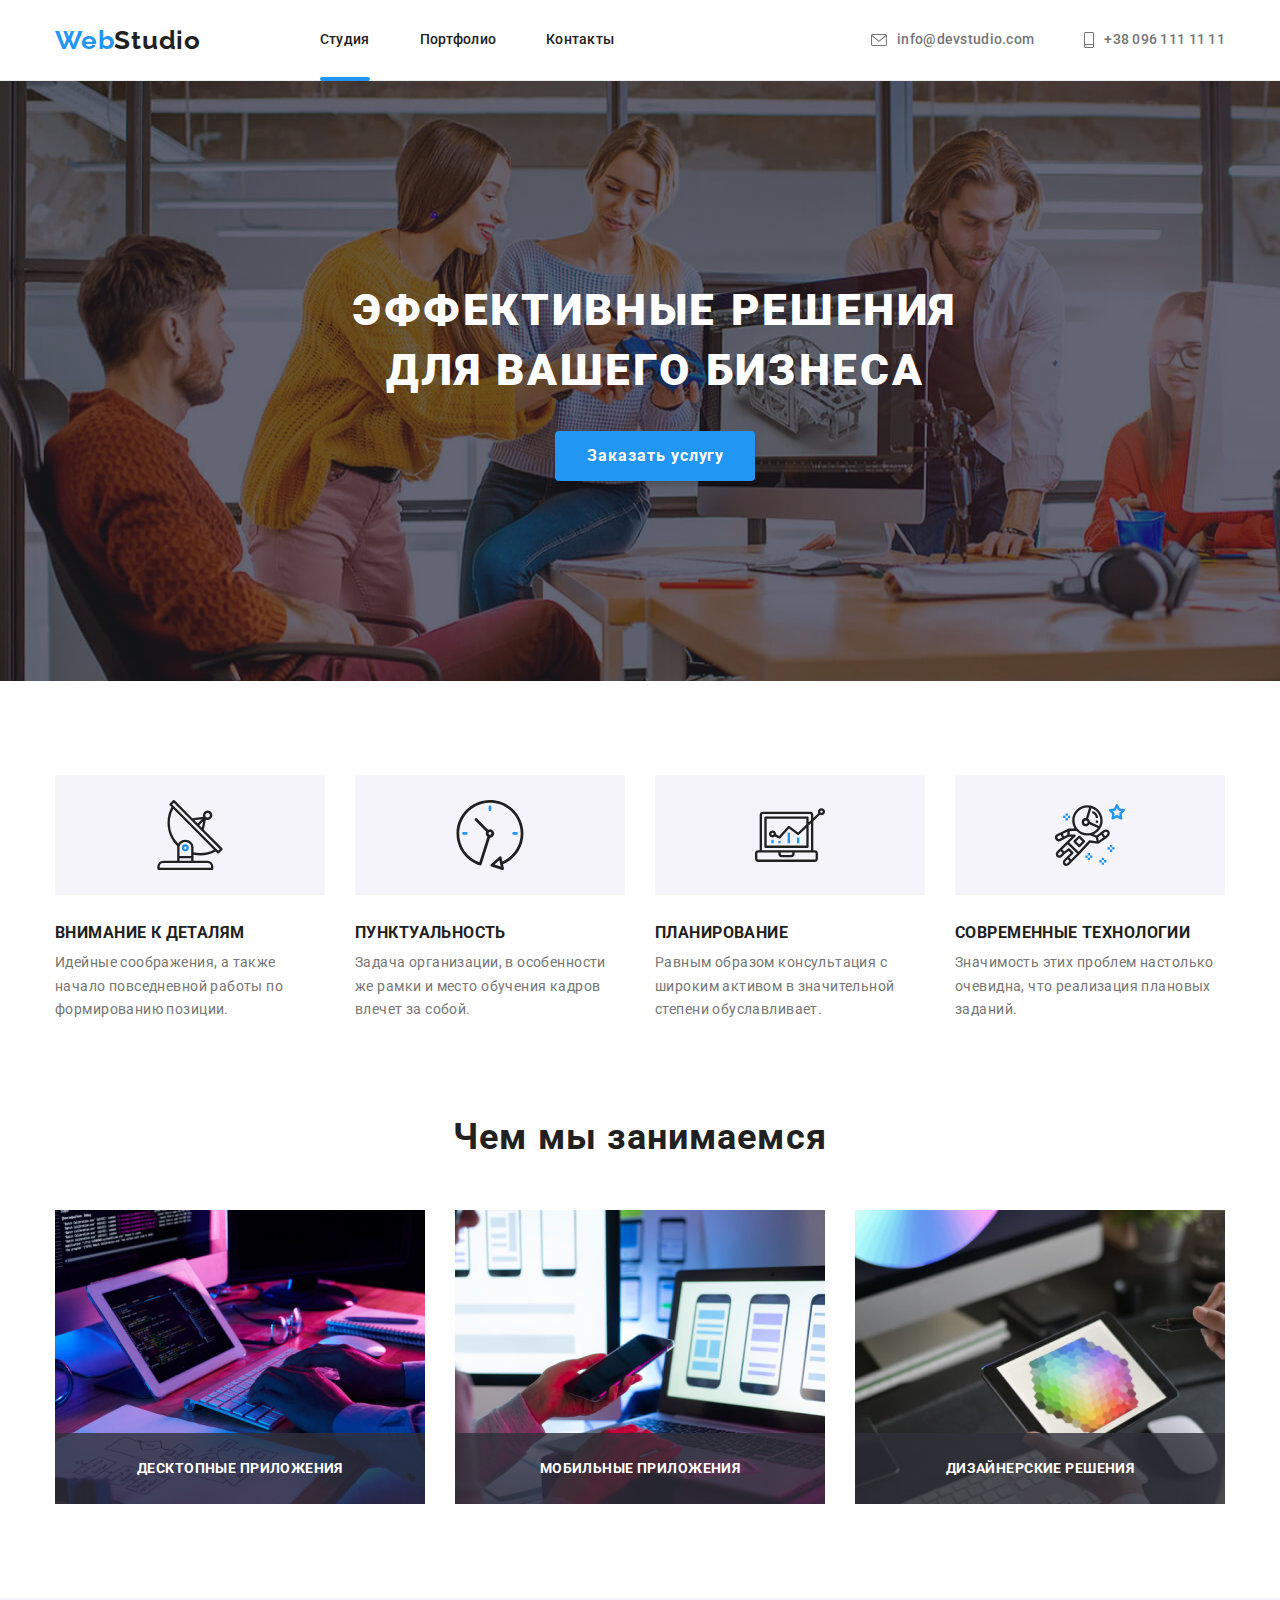
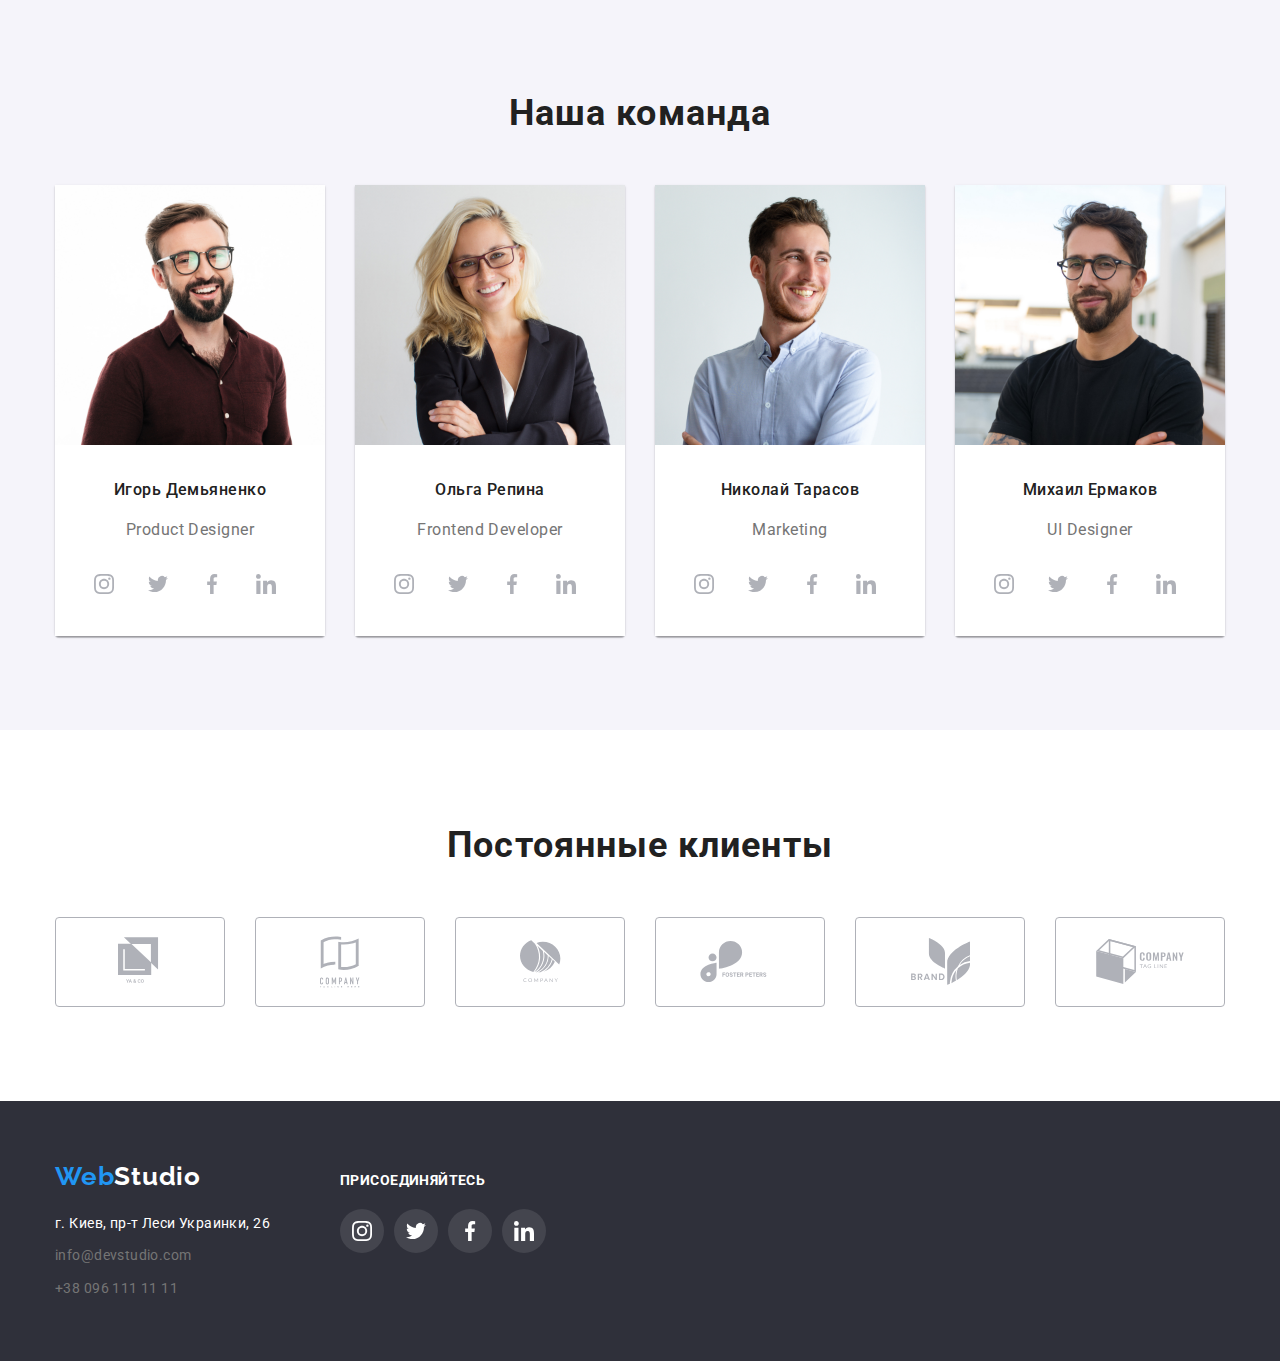
<file: index.html>
<!DOCTYPE html>
<html lang="ru">
<head>
    <meta charset="UTF-8">
    <meta name="viewport" content="width=device-width, initial-scale=1.0">
    <title>Главная</title>
    <link rel="preconnect" href="https://fonts.gstatic.com">
<link href="https://fonts.googleapis.com/css2?family=Raleway:wght@400;700&family=Roboto:wght@400;500;700;900&display=swap" rel="stylesheet">
    <link
    rel="stylesheet"
    href="https://cdnjs.cloudflare.com/ajax/libs/modern-normalize/1.0.0/modern-normalize.min.css"
    />
    <link rel="stylesheet" href="css/style.css">
    <!-- <link rel="stylesheet" href="css/common.css">
    <link rel="stylesheet" href="css/mainpage.css">
    <link rel="stylesheet" href="css/portfolio.css"> -->
</head>
<body>
    <header class="header">
        <div class="container">
            <a href="index.html" class="logo link">Web<span class="logo-web">Studio</span></a>
        <nav>
            <ul class="site-nav">
                <li class="link"><a class="item current" href="index.html">Студия</a></li>
                <li class="link"><a class="item" href="portfolio.html">Портфолио</a></li>
                <li class="link"><a class="item" href="contact">Контакты</a></li>
            </ul>
        </nav>
        <div>
            <ul class="contact">
                <li class="link">
                    <a class="item" href="mailto:info@devstudio.com">
                        <svg class="contacts-icon" width="16" height="12"><use href="./img/icons.svg#icon-envelope-1"></use></svg>info@devstudio.com</a></li>
                <li class="link">
                    <a class="item" href="tel:+380961111111">
                        <svg class="contacts-icon" width="10" height="16"><use href="./img/icons.svg#icon-smartphone-2"></use></svg>+38 096 111 11 11</a></li>
            </ul>
        </div>
        </div>
    </header>
    <main>
        <div class="hero">
        <div class="container">
            <section class="hero-main container">
                <h1 class="hero-title">Эффективные решения для вашего бизнеса</h1>
                <button class="button link" data-modal-open>Заказать услугу</button>
                <!-- <a class="button link " href="#"></a> -->
            </section>
        </div>
        </div>
        <section class="features">
        <div class="container">
            <h2 class="features-title">Особенности</h2>
            <ul class="features-list link">
                <li class="features-items">
                    <div class="features-icon">
                    <svg width="70" height="70">
                        <use href="./img/icons.svg#icon-antenna-1"></use>
                    </svg>
                   </div>     
                    <h3 class="features-item">Внимание к деталям</h3>
                    <p class="features-text">Идейные соображения, а также начало повседневной работы по формированию позиции.</p>
                </li>
                <li class="features-items">
                    <div class="features-icon">
                    <svg width="70" height="70">
                        <use href="./img/icons.svg#icon-clock-1"></use>
                    </svg>
                    </div> 
                    <h3 class="features-item">Пунктуальность</h3>
                    <p class="features-text">Задача организации, в особенности же рамки и место обучения кадров влечет за собой.</p>
                </li>
                <li class="features-items">
                    <div class="features-icon">
                    <svg width="70" height="70">
                        <use href="./img/icons.svg#icon-diagram-1"></use>
                    </svg>
                    </div> 
                    <h3 class="features-item">Планирование</h3>
                    <p class="features-text">Равным образом консультация с широким активом в значительной степени обуславливает.</p>
                </li>
                <li class="features-items">
                    <div class="features-icon">
                    <svg width="70" height="70">
                        <use href="./img/icons.svg#icon-astronaut-1"></use>
                    </svg>
                    </div> 
                    <h3 class="features-item">Современные технологии</h3>
                    <p class="features-text">Значимость этих проблем настолько очевидна, что реализация плановых заданий.</p>
                </li>
            </ul>
        </div>
        </section>
        <section class="doing">
        <div class="container">
            <h2 class="doing-title">Чем мы занимаемся</h2>
            <div class="thumb">
                    <ul class="doing-list link">
                    <li class="doing-img"><img src="img/box-1.jpg" alt="box-1" width="370">
                        <p class="thumb-text">Десктопные приложения</p>
                    </li>
                    <li class="doing-img"><img src="img/box-2.jpg" alt="box-2" width="370">
                        <p class="thumb-text">Мобильные приложения</p>
                    </li>
                    <li class="doing-img"><img src="img/box-3.jpg" alt="box-3" width="370">
                        <p class="thumb-text">Дизайнерские решения</p>
                    </li>
                </ul>
            </div>
        </div> 
        </section>
        <section class="team">
        <div class="container">
            <h2 class="team-title">Наша команда</h2>
            <div class="cards">
            <ul class="team-list link">
                <li class="card">
                    <img class="team-img" src="img/team-card-1.jpg" alt="Игорь Демьяненко" width="270">
                    <div class="team-content">
                    <h3 class="team-name">Игорь Демьяненко</h3>
                    <p class="team-text">Product Designer</p>
                        <ul class="team-socials">
                            <li>
                                <a class="social-link" href="https://instagram.com/">
                                    <svg class="team-social" width="20" height="20">
                                        <use href="./img/icons.svg#icon-instagram-1"></use>
                                    </svg>
                                </a>
                            </li>
                            <li>
                                <a class="social-link" href="https://twitter.com/">
                                    <svg class="team-social" width="20" height="20">
                                        <use href="./img/icons.svg#icon-twitter-1"></use>
                                    </svg>
                                </a>
                            </li>
                            <li>
                                <a class="social-link" href="https://facebook.com/">
                                    <svg class="team-social" width="20" height="20">
                                        <use href="./img/icons.svg#icon-facebook-1"></use>
                                    </svg>
                                </a>
                            </li>
                            <li>
                                <a class="social-link" href="https://linkedin.com/">
                                    <svg class="team-social" width="20" height="20">
                                        <use href="./img/icons.svg#icon-linkedin-1"></use>
                                    </svg>
                                </a>
                            </li>
                        </ul>
                    </div>
                </li>
                <li class="card">
                    <img class="team-img" src="img/team-card-2.jpg" alt="Ольга Репина" width="270">
                    <div class="team-content">
                    <h3 class="team-name">Ольга Репина</h3>
                    <p  class="team-text">Frontend Developer</p>
                        <ul class="team-socials">
                            <li>
                                <a class="social-link" href="https://instagram.com/">
                                    <svg class="team-social" width="20" height="20">
                                        <use href="./img/icons.svg#icon-instagram-1"></use>
                                    </svg>
                                </a>
                            </li>
                            <li>
                                <a class="social-link" href="https://twitter.com/">
                                    <svg class="team-social" width="20" height="20">
                                        <use href="./img/icons.svg#icon-twitter-1"></use>
                                    </svg>
                                </a>
                            </li>
                            <li>
                                <a class="social-link" href="https://facebook.com/">
                                    <svg class="team-social" width="20" height="20">
                                        <use href="./img/icons.svg#icon-facebook-1"></use>
                                    </svg>
                                </a>
                            </li>
                            <li>
                                <a class="social-link" href="https://linkedin.com/">
                                    <svg class="team-social" width="20" height="20">
                                        <use href="./img/icons.svg#icon-linkedin-1"></use>
                                    </svg>
                                </a>
                            </li>
                        </ul>
                    </div>
                </li>
                <li class="card">
                    <img class="team-img" src="img/team-card-3.jpg" alt="Николай Тарасов" width="270">
                    <div class="team-content">
                    <h3 class="team-name">Николай Тарасов</h3>
                    <p  class="team-text">Marketing</p>
                        <ul class="team-socials">
                            <li>
                                <a class="social-link" href="https://instagram.com/">
                                    <svg class="team-social" width="20" height="20">
                                        <use href="./img/icons.svg#icon-instagram-1"></use>
                                    </svg>
                                </a>
                            </li>
                            <li>
                                <a class="social-link" href="https://twitter.com/">
                                    <svg class="team-social" width="20" height="20">
                                        <use href="./img/icons.svg#icon-twitter-1"></use>
                                    </svg>
                                </a>
                            </li>
                            <li>
                                <a class="social-link" href="https://facebook.com/">
                                    <svg class="team-social" width="20" height="20">
                                        <use href="./img/icons.svg#icon-facebook-1"></use>
                                    </svg>
                                </a>
                            </li>
                            <li>
                                <a class="social-link" href="https://linkedin.com/">
                                    <svg class="team-social" width="20" height="20">
                                        <use href="./img/icons.svg#icon-linkedin-1"></use>
                                    </svg>
                                </a>
                            </li>
                        </ul>
                    </div>
                </li>
                <li class="card">
                    <img class="team-img" src="img/team-card-4.jpg" alt="Михаил Ермаков" width="270">
                    <div class="team-content">
                    <h3 class="team-name">Михаил Ермаков</h3>
                    <p  class="team-text">UI Designer</p>
                        <ul class="team-socials">
                            <li>
                                <a class="social-link" href="https://instagram.com/">
                                    <svg class="team-social" width="20" height="20">
                                        <use href="./img/icons.svg#icon-instagram-1"></use>
                                    </svg>
                                </a>
                            </li>
                            <li>
                                <a class="social-link" href="https://twitter.com/">
                                    <svg class="team-social" width="20" height="20">
                                        <use href="./img/icons.svg#icon-twitter-1"></use>
                                    </svg>
                                </a>
                            </li>
                            <li>
                                <a class="social-link" href="https://facebook.com/">
                                    <svg class="team-social" width="20" height="20">
                                        <use href="./img/icons.svg#icon-facebook-1"></use>
                                    </svg>
                                </a>
                            </li>
                            <li>
                                <a class="social-link" href="https://linkedin.com/">
                                    <svg class="team-social" width="20" height="20">
                                        <use href="./img/icons.svg#icon-linkedin-1"></use>
                                    </svg>
                                </a>
                            </li>
                        </ul>
                    </div>
                </li>
            </ul>
            </div>
        </div>
        </section>
        <section class="customers">
            <div class="container">
                <h2 class="customers-title">Постоянные клиенты</h2>
                <ul class="customers-list link">
                    <li class="customers-items">
                        <a href="#" class="customers-link">
                        <svg class="customers-svg" width="44.27" height="49.23">
                            <use href="./img/icons.svg#icon-logo-1"></use>
                        </svg>
                        </a>   
                    </li>
                    <li class="customers-items">
                        <a href="#" class="customers-link">
                        <svg class="customers-svg" width="40" height="52">
                            <use href="./img/icons.svg#icon-logo-2"></use>
                        </svg>
                        </a>
                    </li>
                    <li class="customers-items">
                        <a href="#" class="customers-link">
                        <svg class="customers-svg" width="41" height="42.6">
                            <use href="./img/icons.svg#icon-logo-3"></use>
                        </svg>
                        </a> 
                    </li>
                    <li class="customers-items">
                        <a href="#" class="customers-link">
                        <svg class="customers-svg" width="79.66" height="42.02">
                            <use href="./img/icons.svg#icon-logo-4"></use>
                        </svg>
                        </a>
                    </li>
                    <li class="customers-items">
                        <a href="#" class="customers-link">
                        <svg class="customers-svg" width="59" height="47">
                            <use href="./img/icons.svg#icon-logo-5"></use>
                        </svg>
                        </a>
                    </li>
                    <li class="customers-items">
                        <a href="#" class="customers-link">
                        <svg class="customers-svg" width="88.48" height="45.44">
                            <use href="./img/icons.svg#icon-logo-6"></use>
                        </svg>
                        </a>
                    </li>    
                </ul>
            </div>
        </section>
        <div class="backdrop is-hidden" data-modal>
            <div class="modal">
                <button class="modal-button" data-modal-close>
                    <svg class="close-button" width="11" height="11">
                        <use href="./img/icons.svg#icon-close-1"></use>
                    </svg>
                </button>
            </div>
        </div>
        <script src="modal.js"></script>
    </main>
    <footer class="footer">
        <div class="container">
            <div class="all-footer">
                <div>
                    <div class="all-logo-footer">
                        <a class="logo link" href="index.html">Web<span class="logo-footer">Studio</span></a>
                    </div>
                    <address class="address">
                        <p class="address-text">г. Киев, пр-т Леси Украинки, 26</p>
                        <a class="item link" href="mailto:info@devstudio.com">info@devstudio.com</a>
                        <a class="item link" href="tel:+380961111111">+38 096 111 11 11</a>
                    </address>
                </div>
                <div class="footer-social">
                    <h3 class="social-title">Присоединяйтесь</h3>
                    <ul class="footer-socials">
                        <li>
                            <a class="social-link-footer" href="https://instagram.com/">
                                <svg class="footer-social-icon" width="20" height="20">
                                    <use href="./img/icons.svg#icon-instagram-1"></use>
                                </svg>
                            </a>
                        </li>
                        <li>
                            <a class="social-link-footer" href="https://twitter.com/">
                                <svg class="footer-social-icon" width="20" height="20">
                                    <use href="./img/icons.svg#icon-twitter-1"></use>
                                </svg>
                            </a>
                        </li>
                        <li>
                            <a class="social-link-footer" href="https://facebook.com/">
                                <svg class="footer-social-icon" width="20" height="20">
                                    <use href="./img/icons.svg#icon-facebook-1"></use>
                                </svg>
                            </a>
                        </li>
                        <li>
                            <a class="social-link-footer" href="https://linkedin.com/">
                                <svg class="footer-social-icon" width="20" height="20">
                                    <use href="./img/icons.svg#icon-linkedin-1"></use>
                                </svg>
                            </a>
                        </li>
                    </ul>
                </div>
            </div>
        </div>
    </footer>
</body>
</html>
</file>
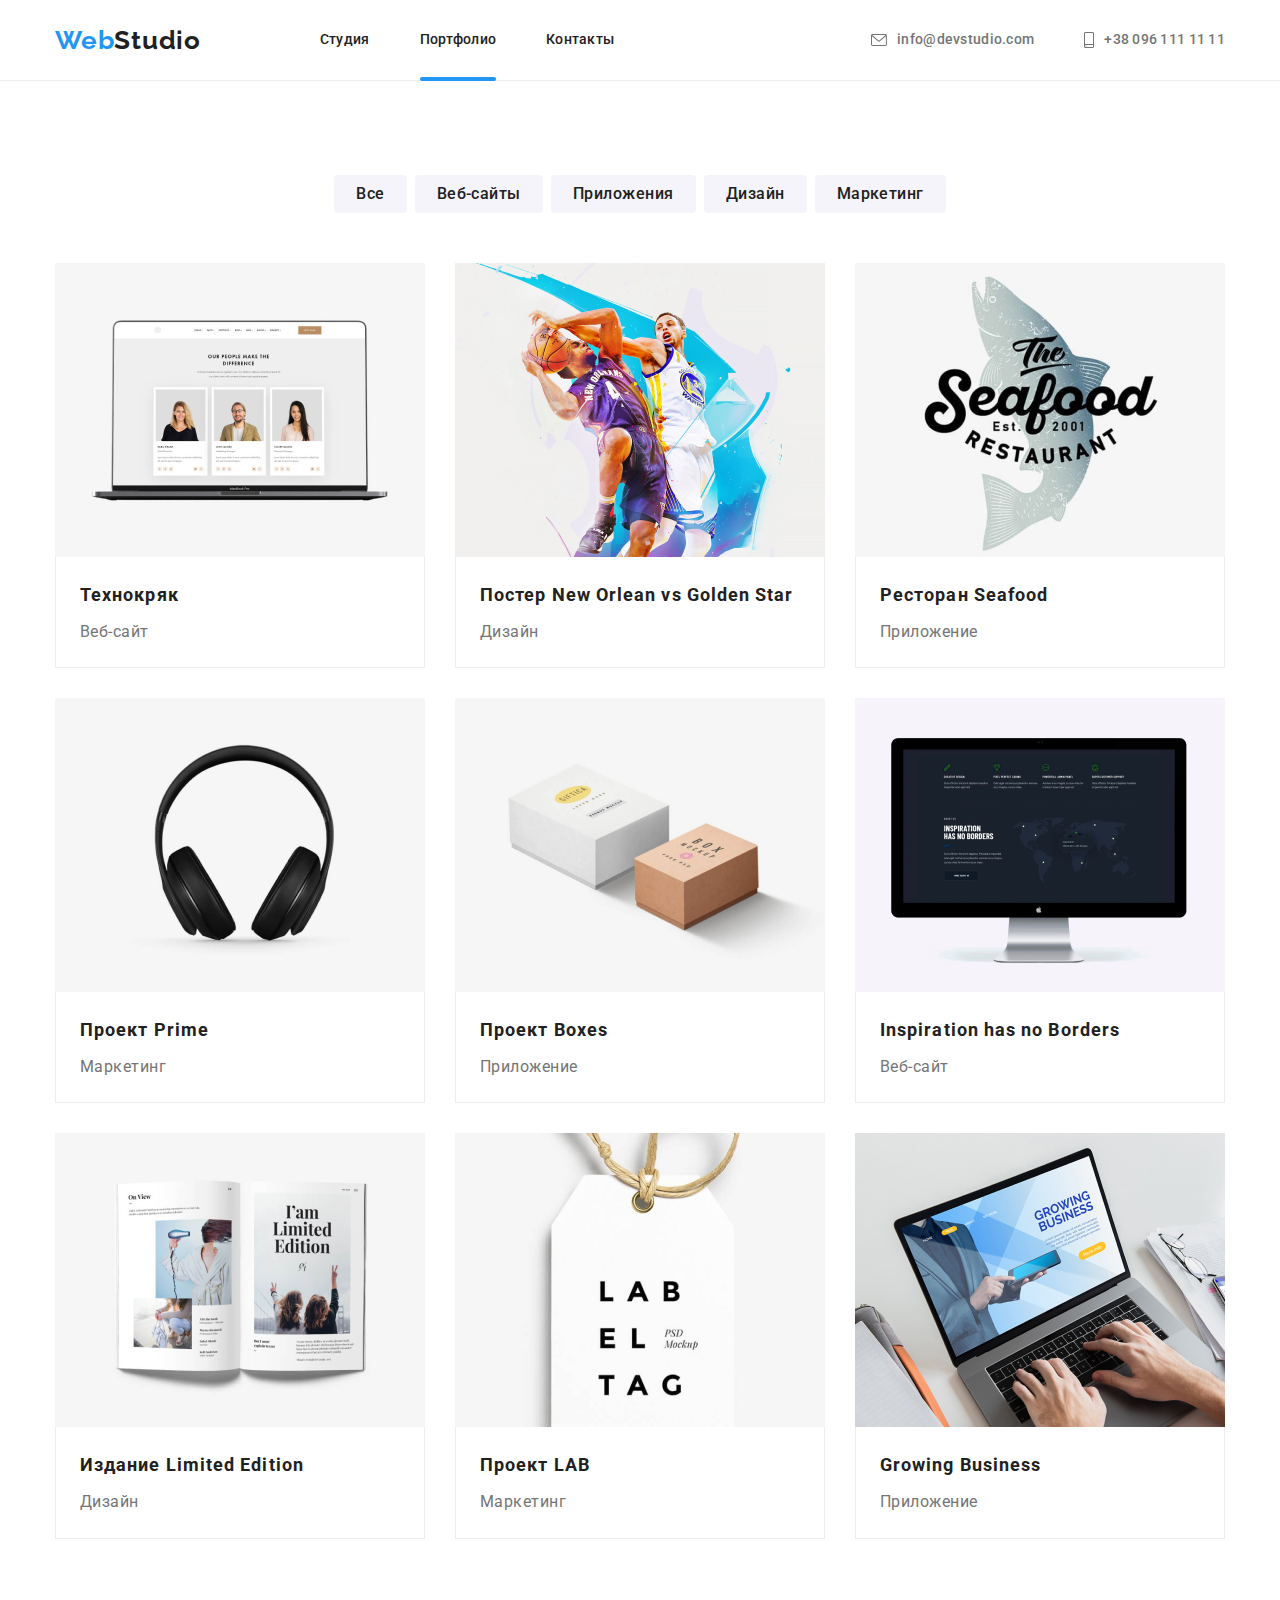
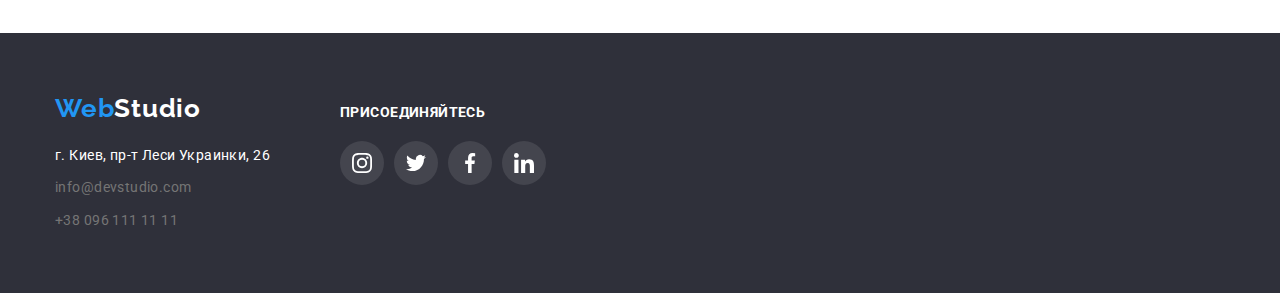
<file: portfolio.html>
<!DOCTYPE html>
<html lang="ru">
<head>
    <meta charset="UTF-8">
    <meta name="viewport" content="width=device-width, initial-scale=1.0">
    <title>Портфолио</title>
    <link rel="preconnect" href="https://fonts.gstatic.com">
<link href="https://fonts.googleapis.com/css2?family=Raleway:wght@400;700&family=Roboto:wght@400;500;700;900&display=swap" rel="stylesheet">
    <link
    rel="stylesheet"
    href="https://cdnjs.cloudflare.com/ajax/libs/modern-normalize/1.0.0/modern-normalize.min.css"
    />
    <link rel="stylesheet" href="css/style.css">
    <!-- <link rel="stylesheet" href="css/common.css">
    <link rel="stylesheet" href="css/mainpage.css">
    <link rel="stylesheet" href="css/portfolio.css"> -->
</head>
<body>
    <header class="header">
        <div class="container">
            <a href="index.html" class="logo link">Web<span class="logo-web">Studio</span></a>
        <nav>
            <ul class="site-nav">
                <li class="link"><a class="item" href="index.html">Студия</a></li>
                <li class="link"><a class="item current" href="portfolio.html">Портфолио</a></li>
                <li class="link"><a class="item" href="contact">Контакты</a></li>
            </ul>
        </nav>
        <div>
            <ul class="contact">
                <li class="link">
                    <a class="item" href="mailto:info@devstudio.com">
                        <svg class="contacts-icon" width="16" height="12"><use href="./img/icons.svg#icon-envelope-1"></use></svg>info@devstudio.com</a></li>
                <li class="link">
                    <a class="item" href="tel:+380961111111">
                        <svg class="contacts-icon" width="10" height="16"><use href="./img/icons.svg#icon-smartphone-2"></use></svg>+38 096 111 11 11</a></li>
            </ul>
        </div>
        </div>
    </header>
    <main class="main">
    <div class="container">
    <section class="portfolio"> 
        <h1 class="portfolio-title">Портфолио</h1>
        <ul class="portfolio-buttons link">
            <li class="buttons">
                <button class="button" type="button">Все</button>
            </li>
            <li class="buttons">
                <button class="button" type="button">Веб-сайты</button>
            </li>
            <li class="buttons">
                <button class="button" type="button">Приложения</button>
            </li>
            <li class="buttons">
                <button class="button" type="button">Дизайн</button>
            </li>
            <li class="buttons">
                <button class="button" type="button">Маркетинг</button>
            </li> 
        </ul>
        <h2 class="projects">Примеры проектов</h2>
        <ul class="project-list link">
            <li class="project-item">
                <div class="card-project-thumb">
                    <img class="project-jpg" src="img/portfolio-1.jpg" alt="Веб-сайт" width="370">
                <div class="project-hover">
                        <p class="project-hover-description">Технокряк это современная площадка распространения коронавируса. Компании используют эту платформу для цифрового шпионажа и атак на защищённые сервера конкурентов.
                        </p>
                </div>
                <div class="card-project-content">
                    <h3 class="project-name">Технокряк</h3>
                    <p class="project-text">Веб-сайт</p>
                </div>
                </div>
            </li>
            <li class="project-item">
                <div class="card-project-thumb">
                    <img class="project-jpg" src="img/portfolio-2.jpg" alt="Постер" width="370">
                <div class="project-hover">
                    <p class="project-hover-description">Технокряк это современная площадка распространения коронавируса. Компании используют эту платформу для цифрового шпионажа и атак на защищённые сервера конкурентов.
                    </p>
                </div>
                <div class="card-project-content">
                    <h3 class="project-name">Постер New Orlean vs Golden Star</h3>
                    <p class="project-text">Дизайн</p>
                </div>
                </div>
            </li>
            <li class="project-item">
                <div class="card-project-thumb">
                <img class="project-jpg" src="img/portfolio-3.jpg" alt="Ресторан" width="370">
                <div class="project-hover">
                    <p class="project-hover-description">Технокряк это современная площадка распространения коронавируса. Компании используют эту платформу для цифрового шпионажа и атак на защищённые сервера конкурентов.
                    </p>
                </div>
                <div class="card-project-content">
                <h3 class="project-name">Ресторан Seafood</h3>
                <p class="project-text">Приложение</p>
                </div>
                </div>
            </li>
            <li class="project-item">
                <div class="card-project-thumb">
                <img class="project-jpg" src="img/portfolio-4.jpg" alt="Проект" width="370">
                <div class="project-hover">
                    <p class="project-hover-description">Технокряк это современная площадка распространения коронавируса. Компании используют эту платформу для цифрового шпионажа и атак на защищённые сервера конкурентов.
                    </p>
                </div>
                <div class="card-project-content">
                <h3 class="project-name">Проект Prime</h3>
                <p class="project-text">Маркетинг</p>
                </div>
                </div>
            </li>
            <li class="project-item">
                <div class="card-project-thumb">
                <img class="project-jpg" src="img/portfolio-5.jpg" alt="Проект" width="370">
                <div class="project-hover">
                    <p class="project-hover-description">Технокряк это современная площадка распространения коронавируса. Компании используют эту платформу для цифрового шпионажа и атак на защищённые сервера конкурентов.
                    </p>
                </div>
                <div class="card-project-content">
                <h3 class="project-name">Проект Boxes</h3>
                <p class="project-text">Приложение</p>
                </div>
                </div>
            </li>
            <li class="project-item">
                <div class="card-project-thumb">
                <img class="project-jpg" src="img/portfolio-6.jpg" alt="Веб-сайт" width="370">
                <div class="project-hover">
                    <p class="project-hover-description">Технокряк это современная площадка распространения коронавируса. Компании используют эту платформу для цифрового шпионажа и атак на защищённые сервера конкурентов.
                    </p>
                </div>
                <div class="card-project-content">
                <h3 class="project-name">Inspiration has no Borders</h3>
                <p class="project-text">Веб-сайт</p>
                </div>
                </div>
            </li>
            <li class="project-item">
                <div class="card-project-thumb">
                <img class="project-jpg" src="img/portfolio-7.jpg" alt="Издание" width="370">
                <div class="project-hover">
                    <p class="project-hover-description">Технокряк это современная площадка распространения коронавируса. Компании используют эту платформу для цифрового шпионажа и атак на защищённые сервера конкурентов.
                    </p>
                </div>
                <div class="card-project-content">
                <h3 class="project-name">Издание Limited Edition</h3>
                <p class="project-text">Дизайн</p>
                </div>
                </div>
            </li>
            <li class="project-item">
                <div class="card-project-thumb">
                <img class="project-jpg" src="img/portfolio-8.jpg" alt="Проект" width="370">
                <div class="project-hover">
                    <p class="project-hover-description">Технокряк это современная площадка распространения коронавируса. Компании используют эту платформу для цифрового шпионажа и атак на защищённые сервера конкурентов.
                    </p>
                </div>
                <div class="card-project-content">
                <h3 class="project-name">Проект LAB</h3>
                <p class="project-text">Маркетинг</p>
                </div>
                </div>
            </li>
            <li class="project-item">
                <div class="card-project-thumb">
                <img class="project-jpg" src="img/portfolio-9.jpg" alt="Приложение" width="370">
                <div class="project-hover">
                    <p class="project-hover-description">Технокряк это современная площадка распространения коронавируса. Компании используют эту платформу для цифрового шпионажа и атак на защищённые сервера конкурентов.
                    </p>
                </div>
                <div class="card-project-content">
                <h3 class="project-name">Growing Business</h3>
                <p class="project-text">Приложение</p>
                </div>
                </div>
            </li>
        </ul>
    </section>
    </div>
    </main>
    <footer class="footer">
        <div class="container">
            <div class="all-footer">
                <div>
                    <div class="all-logo-footer">
                        <a class="logo link" href="index.html">Web<span class="logo-footer">Studio</span></a>
                    </div>
                    <address class="address">
                        <p class="address-text">г. Киев, пр-т Леси Украинки, 26</p>
                        <a class="item link" href="mailto:info@devstudio.com">info@devstudio.com</a>
                        <a class="item link" href="tel:+380961111111">+38 096 111 11 11</a>
                    </address>
                </div>
                <div class="footer-social">
                    <h3 class="social-title">Присоединяйтесь</h3>
                    <ul class="footer-socials">
                        <li>
                            <a class="social-link-footer" href="https://instagram.com/">
                                <svg class="footer-social-icon" width="20" height="20">
                                    <use href="./img/icons.svg#icon-instagram-1"></use>
                                </svg>
                            </a>
                        </li>
                        <li>
                            <a class="social-link-footer" href="https://twitter.com/">
                                <svg class="footer-social-icon" width="20" height="20">
                                    <use href="./img/icons.svg#icon-twitter-1"></use>
                                </svg>
                            </a>
                        </li>
                        <li>
                            <a class="social-link-footer" href="https://facebook.com/">
                                <svg class="footer-social-icon" width="20" height="20">
                                    <use href="./img/icons.svg#icon-facebook-1"></use>
                                </svg>
                            </a>
                        </li>
                        <li>
                            <a class="social-link-footer" href="https://linkedin.com/">
                                <svg class="footer-social-icon" width="20" height="20">
                                    <use href="./img/icons.svg#icon-linkedin-1"></use>
                                </svg>
                            </a>
                        </li>
                    </ul>
                </div>
            </div>
        </div>
    </footer>
</body>
</html>
</file>
<file: css/style.css>
:root {
    --second-text: rgba(255, 255, 255, 1);
    --main-text: rgba(33, 33, 33, 1);
    --hover-text: rgba(33, 150, 243, 1);
    --link-text: rgba(117, 117, 117, 1);
    --address-text-op60: rgba(255, 255, 255, 0.6);
    --section: rgba(47, 48, 58, 1);
    --section-team: rgba(245, 244, 250, 1);
    --social-networks: rgba(175, 177, 184, 1);
}

html,
body {
    max-width: 1600px;
    margin: auto;
}

h1,
h2,
h3,
p {
    margin: 0;
}

img {
    display: block;
    max-width: 100%;
}

/* for all */

.link {
    list-style: none;
    text-decoration: none;
}

.container {
    width: 1200px;
    padding: 0 15px;
}


.header {
    background-color: var(--second-text);
    border-bottom: 1px solid rgba(236, 236, 236, 1);
}

.header .container {
    min-height: 80px;
    display: flex;
    justify-content: space-between;
    align-items: center;
}

/* logo */

.logo {
    font-family: Raleway, sans-serif;
    font-style: normal;
    font-weight: bold;
    font-size: 26px;
    line-height: 1.19;
    letter-spacing: 0.03em;
    color: var(--hover-text);
}

.logo-web {
    color: var(--main-text);
}

/* site-nav */

.site-nav {
    font-family: Roboto, sans-serif;
    font-style: normal;
    font-weight: 500;
    font-size: 14px;
    line-height: 1.14;
    letter-spacing: 0.02em;
    margin: 0px;
    margin-left: 93px;
    padding: 0px;
    display: flex;
}

.link .item.current {
    color: var(--hover-text);
    position: relative;
}

.item.current::after {
    position: absolute;
    display: block;
    content: " ";
    left: 0;
    bottom: -1px;
    width: 100%;
    height: 4px;
    background-color: var(--hover-text);
    border-radius: 2px;
    opacity: 0;
}

.item.current::after {
    opacity: 1;
    transition: opacity 250ms cubic-bezier(0.4, 0, 0.2, 1);
}

.site-nav .link .item:first-child {
    margin-left: 0px;
}

.site-nav .link .item {
    display: block;
    text-decoration: none;
    padding: 32px 0px 32px 0px;
    margin: 0px 50px 0px 50px;
    color: var(--main-text)
}

.site-nav .link:last-child {
    margin-right: 181px;
}

.site-nav .link .item:hover,
.site-nav .link .item:focus {
    color: var(--hover-text);
    transition: color 250ms cubic-bezier(0.4, 0, 0.2, 1);
}

/* nav-contacts */

.contact {
    font-family: Roboto, sans-serif;
    font-style: normal;
    font-weight: 500;
    font-size: 14px;
    line-height: 1.14;
    letter-spacing: 0.02em;
    margin: 0px;
    padding: 0px;
    display: flex;    
}

.contact li:first-child {
    padding-right: 50px;
}

.contact .link .item {
    list-style: none;
    text-decoration: none;
    color: var(--link-text);
}

.contact .link .item:hover,
.contact .link .item:focus {
    color: var(--hover-text);
    transition: color 250ms cubic-bezier(0.4, 0, 0.2, 1);
}

.contact .link .contacts-icon {
    display: inline-block;
    margin-right: 10px;
    vertical-align: middle;
    fill: rgba(117, 117, 117, 1);
}

.contact .link .item:hover .contacts-icon {
    fill: var(--hover-text);
    transition: fill 250ms cubic-bezier(0.4, 0, 0.2, 1);
}

/* MAIN! */
/* hero */

.container {
    width: 1200px;
    padding: 0 15px;
    margin: 0 auto;
}

.hero {
    background-color: var(--section);
    background-image: linear-gradient(rgba(47, 48, 58, 0.4), rgba(47, 48, 58, 0.4)), url(../img/hero-img.jpg);
    max-width: 1600px;
}

.hero-title {
    font-family: Roboto, sans-serif;
    font-style: normal;
    font-weight: 900;
    font-size: 44px;
    line-height: 1.36;
    text-align: center;
    letter-spacing: 0.06em;
    text-transform: uppercase;
    color: var(--second-text);
    display: inline-block;
    padding-top: 200px;
    padding-bottom: 30px;
    padding-left: 272px;
    padding-right: 272px;
}

.hero-main.container {
    display: block;
    padding-bottom: 200px;
}

.hero-main .button {
    font-family: Roboto, sans-serif;
    font-style: normal;
    font-weight: bold;
    font-size: 16px;
    line-height: 1.87;
    align-items: center;
    text-align: center;
    letter-spacing: 0.06em;
}

.hero-main .button.link {
    display: block;
    white-space: nowrap;
    margin-left: auto;
    margin-right: auto;
    background-color: var(--hover-text);
    color: var(--second-text);
    padding: 10px 32px 10px 32px;
    max-width: 200px;
    box-shadow: 0px 4px 4px rgba(0, 0, 0, 0.15);
    border-radius: 4px;
}

/* features */

.features-title {
    display: none;
}

.features-icons {
    display: flex;
}

.features-icon {
    margin-bottom: 30px;
    width: 270px;
    height: 120px;
    display: flex;
    align-items: center;
    justify-content: center;
    background-color: rgba(245, 244, 250, 1);
}

.features-items {
    font-family: Roboto, sans-serif;
    font-style: normal;
    font-weight: bold;
    font-size: 14px;
    line-height: 16px;
    letter-spacing: 0.03em;
    text-transform: uppercase;
    color: var(--main-text);
    width: 270px;
}

.features-items .features-text {
    font-family: Roboto, sans-serif;
    font-style: normal;
    font-weight: normal;
    font-size: 14px;
    line-height: 1.71;
    letter-spacing: 0.03em;
    text-transform: none;
    color: var(--link-text);
    display: inline ;
}

.features-list.link {
    margin: 0px;
    padding-top: 94px;
    padding-bottom: 94px;
    padding-left: 0px;
    display: flex;
}

.features-items:nth-last-child(n+1) {
    margin-left: 30px;
}

.features-items:first-child {
    margin-left: 0px;
}

.features-item {
    padding-bottom: 10px;
}

/* doing */

.doing-title {
    font-family: Roboto, sans-serif;
    font-style: normal;
    font-weight: bold;
    font-size: 36px;
    line-height: 1.2;
    text-align: center;
    letter-spacing: 0.03em;
    color: var(--main-text);
    padding-bottom: 50px;
}

.doing-list.link {
    margin-top: 0px;
    margin-bottom: 0px;
    padding-bottom: 94px;
    padding-left: 0px;
    display: flex;
    justify-content: space-between;
}

.doing-img:nth-last-child(n+1) {
    margin-left: 30px;
}

.doing-img:first-child {
    margin-left: 0px;
}

.doing-img {
    position: relative;
}

.doing-img > .thumb-text {
    font-family: Roboto, sans-serif;
    font-weight: 700;
    font-size: 14px;
    line-height: 1.2;
    text-align: center;
    letter-spacing: 0.03em;
    text-transform: uppercase;
    color: var(--second-text);
    display: flex;
    justify-content: center;
    align-items: center;
    padding-top: 27px;
    padding-bottom: 27px;
    background-color: rgba(47, 48, 58, 0.8);
    position: absolute;
    right: 0;
    bottom: 0;
    left: 0;
}

/* team */

.team {
    background-color: var(--section-team);
}

.team-title {
    font-family: Roboto, sans-serif;
    font-style: normal;
    font-weight: bold;
    font-size: 36px;
    line-height: 1.2;
    text-align: center;
    letter-spacing: 0.03em;
    color: var(--main-text);
    padding-top: 94px;
    padding-bottom: 50px;
}

.team-name {
    font-family: Roboto, sans-serif;
    font-style: normal;
    font-weight: 500;
    font-size: 16px;
    line-height: 1.9;
    text-align: center;
    letter-spacing: 0.03em;
    color: var(--main-text);
}

.team-text {
    font-family: Roboto, sans-serif;
    font-style: normal;
    font-weight: normal;
    font-size: 16px;
    line-height: 1.9;
    text-align: center;
    letter-spacing: 0.03em;
    color: var(--link-text);
}

.team-list.link {
    margin-top: 0px;
    margin-bottom: 0px;
    padding-left: 0px;
    padding: 0px 0px 94px 0px;
    display: flex;
    flex-direction: row;
}

.card {
    display: flex;
    flex-direction: column;
    box-shadow: 0px 1px 3px rgba(0, 0, 0, 0.12), 0px 1px 1px rgba(0, 0, 0, 0.14), 0px 2px 1px rgba(0, 0, 0, 0.2);
    border-radius: 0px 0px 4px 4px;
}

.team-img {
    display: flex;
    align-items: flex-start;
    padding-bottom: 30px;
}

.team-content,
.team-img {
    background-color: #fff;
}

.card .team-name {
    padding-bottom: 10px;
}

.card .team-text {
    padding-bottom: 16px;
}

.card:nth-last-child(n+1) {
    margin-left: 30px;
}

.card:first-child {
    margin-left: 0px;
}

.team-socials {
    list-style: none;
    display: flex;
    justify-content: center;
    align-items: center;
    padding: 0px;
    padding-bottom: 30px;
}

.team-socials > li:nth-last-child(n+1) {
    margin-right: 10px;
}

.social-link {
    display: flex;
    justify-content: center;
    align-items: center;
    width: 44px;
    height: 44px;
    border-radius: 50%;
    background-color: #fff;
    fill: var(--social-networks);
}

.social-link:hover {
    fill: #fff;
    background-color: var(--hover-text);
    transition: fill 250ms cubic-bezier(0.4, 0, 0.2, 1), background-color 250ms cubic-bezier(0.4, 0, 0.2, 1);
}


/* customers */


.customers-title {
    font-family: Roboto, sans-serif;
    font-style: normal;
    font-weight: bold;
    font-size: 36px;
    line-height: 1.2;
    text-align: center;
    letter-spacing: 0.03em;
    color: var(--main-text);
    padding-top: 94px;
    padding-bottom: 50px;
}

.customers-list.link {
    display: flex;
    margin: 0px;
    padding-left: 0px;
    padding-bottom: 94px;
    justify-content: center;
    align-items: center;
}

.customers-items {
    display: flex;
    align-items: center;
    justify-content: center;
    width: 170px;
    height: 90px;
    border: 1px solid var(--social-networks);
    border-radius: 4px;
    margin-left: 30px;
}

.customers-items:first-child {
    margin-left: 0px;
}

.customers-link {
    display: flex;
    align-items: center;
    justify-content: center;
    width: 100%;
    height: 100%;
    fill: var(--social-networks);
}

.customers-items:hover {
    border: 1px solid var(--hover-text);
    border-radius: 4px;
    transition: border 250ms cubic-bezier(0.4, 0, 0.2, 1);
}

.customers-link:hover {
    fill: var(--hover-text);
    transition: fill 250ms cubic-bezier(0.4, 0, 0.2, 1);
}

/* footer */

.footer {
    background-color: var(--section);
}

.all-footer {
    display: flex;
}

.logo {
    font-family: Raleway, sans-serif;
    font-style: normal;
    font-weight: bold;
    font-size: 26px;
    line-height: 1.19;
    letter-spacing: 0.03em;
    color: var(--hover-text);
}

.logo-footer {
    color: var(--second-text);
}

.all-logo-footer {
    padding-top: 60px;
    padding-bottom: 20px;
}

.address {
    font-family: Roboto, sans-serif;
    font-style: normal;
    font-weight: normal;
    font-size: 14px;
    line-height: 1.7;
    letter-spacing: 0.03em;
    display: flex;
    flex-direction: column;
}

.address > p {
    padding-bottom: 9px;
}

.address .item.link:last-child {
    display: inline;
    margin-top: 9px;
    margin-bottom: 60px;
}

.address-text {
    color: var(--second-text);
}

.address .item {
    color: var(--link-text);
}

.address .item:hover,
.address .item:focus {
    color: var(--hover-text);
    transition: color 250ms cubic-bezier(0.4, 0, 0.2, 1);
}

.footer-social {
    justify-content: center;
    align-items: center;
    margin-top: 72px;
    margin-bottom: 100px;
    margin-left: 70px;
}

.social-title {
    font-family: Roboto, sans-serif;
    font-style: normal;
    font-weight: bold;
    font-size: 14px;
    line-height: 1.14;
    letter-spacing: 0.03em;
    text-transform: uppercase;
    color: var(--second-text);
    padding-bottom: 20px;
}

.footer-socials {
    list-style: none;
    display: flex;
    margin: 0px;
    padding-bottom: 0px;
    justify-content: center;
    align-items: center;
    padding: 0px;
}

.footer-socials > li:nth-last-child(n+1) {
    margin-right: 10px;
}

.social-link-footer {
    display: flex;
    justify-content: center;
    align-items: center;
    width: 44px;
    height: 44px;
    border-radius: 50%;
    background-color: rgba(255, 255, 255, 0.1);
    fill: var(--second-text);
}

.social-link-footer:hover {
    fill: #fff;
    background-color: var(--hover-text);
    transition: fill 250ms cubic-bezier(0.4, 0, 0.2, 1), background-color 250ms cubic-bezier(0.4, 0, 0.2, 1);
}

/* PORTFOLIO MAIN! */

.container {
    width: 1200px;
    padding: 0 15px;
    margin: 0 auto;
}

.portfolio {
    background-color: var(--second-text);
}

.portfolio-title {
    display: none;
}

.button {
    font-family: Roboto, sans-serif;
    font-style: normal;
    font-weight: 500;
    font-size: 16px;
    line-height: 1.6;
    text-align: center;
    letter-spacing: 0.03em;
    border: none;
    background-color: var(--section-team);
    color: var(--main-text);
    outline: none;
    padding: 6px 22px 6px 22px;
    border-radius: 4px;
    cursor: pointer;
}

.button:hover,
.button:focus {
    background-color: var(--hover-text);
    color: var(--second-text);
    box-shadow: 0px 3px 1px rgba(0, 0, 0, 0.1), 0px 1px 2px rgba(0, 0, 0, 0.08), 0px 2px 2px rgba(0, 0, 0, 0.12);
    border-radius: 4px;
    transition: background-color 250ms cubic-bezier(0.4, 0, 0.2, 1), color 250ms cubic-bezier(0.4, 0, 0.2, 1), box-shadow 250ms cubic-bezier(0.4, 0, 0.2, 1);
}

.portfolio-buttons.link {
    margin: 0px;
    padding-bottom: 50px;
    padding-top: 94px;
    padding-left: 0px;
    display: flex;
    justify-content: center;
}

.buttons.link:nth-last-child(n+1) {
    margin: 0px -8px;
}

.buttons {
    margin-left: 8px;
}

.buttons:first-child {
    margin-left: 0px;
}

/* projects */

.projects {
    display: none;
}

.project-name {
    font-family: Roboto, sans-serif;
    font-style: normal;
    font-weight: bold;
    font-size: 18px;
    line-height: 2;
    letter-spacing: 0.06em;
    color: var(--main-text);
}

.project-text {
    font-family: Roboto, sans-serif;
    font-style: normal;
    font-weight: normal;
    font-size: 16px;
    line-height: 1.9;
    letter-spacing: 0.03em;
    color: var(--link-text);
    margin-top: 4px;
}

.project-list.link {
    margin: 0px;
    padding: 0px;
    display: flex;
    flex-wrap: wrap;
    margin-top: -30px;
    margin-left: -30px;
    padding-bottom: 94px;
}

.project-item {
    flex-basis: calc(100% / 3 - 30px);
    margin-top: 30px;
    margin-left: 30px;
    position: relative;
}

.project-item:hover {
    background: #FFFFFF;
    outline: 1px solid #EEEEEE;
    box-shadow: 0px 1px 1px rgba(0, 0, 0, 0.12), 0px 4px 4px rgba(0, 0, 0, 0.06), 1px 4px 6px rgba(0, 0, 0, 0.16);
    transition: background 250ms cubic-bezier(0.4, 0, 0.2, 1), border 250ms cubic-bezier(0.4, 0, 0.2, 1), box-shadow 250ms cubic-bezier(0.4, 0, 0.2, 1);
}

.card-project-content {
    padding: 20px 24px;
    border-right: 1px solid rgba(238, 238, 238, 1);
    border-bottom: 1px solid rgba(238, 238, 238, 1);
    border-left: 1px solid rgba(238, 238, 238, 1);    
}

.card-project-thumb {
    position: relative;
    cursor: pointer;
}

.project-hover {
    position: absolute;
    top: 0%;
    left: 0%;
    right: 0%;
    overflow: hidden;
    width: 100%;
    height: 294px;
}

.project-hover-description {
    font-family: Roboto, sans-serif;
    font-style: normal;
    font-weight: 400;
    font-size: 18px;
    line-height: 1.55;    
    letter-spacing: 0.03em;
    text-align: left;
    color: var(--second-text);
    display: block;
    content: " ";
    padding: 63px 24px;
    max-width: 100%;
    height: 294px;
    position: absolute;
    opacity: 0;
    background-color: rgba(33, 150, 243, 0.9);
    transform: translateY(100%);
    transition: transform 250ms cubic-bezier(0.4, 0, 0.2, 1);
}

.project-hover:hover .project-hover-description {
    top: 0;
    left: 0;
    opacity: 1;
    background-color: rgba(33, 150, 243, 0.9);
    transform: translateY(0);
}

.card-project-thumb:hover .project-hover-description {
    top: 0;
    left: 0;
    opacity: 1;
    background-color: rgba(33, 150, 243, 0.9);
    transform: translateY(0);
}

.backdrop {
    position: fixed;
    top: 0;
    left: 0;
    width: 100%;
    height: 100%;
    background-color: rgba(0, 0, 0, 0.2);
    transition: opacity 250ms cubic-bezier(0.4, 0, 0.2, 1);
}

.backdrop.is-hidden {
    opacity: 0;
    pointer-events: none;
}

.backdrop.is-hidden .modal {
    transform: translate(-50%, -50%) scale(0.7);
}

.modal {
    min-width: 528px;
    min-height: 581px;
    background-color: var(--second-text);
    position: absolute;
    top: 50%;
    left: 50%;
    transform: translate(-50%, -50%) scale(1);
}

.modal-button {
    position: absolute;
    top: 8px;
    right: 8px;
    height: 30px;
    width: 30px;
    border: 1px solid rgba(0, 0, 0, 0.1);
    border-radius: 50%;
    background-color: var(--white-text);
    cursor: pointer;
    outline: none;
    transition: fill 250ms cubic-bezier(0.4, 0, 0.2, 1);
}

.close-button {
    fill: rgba(0, 0, 0, 1);
    position: absolute;
    top: 50%;
    left: 50%;
    transform: translate(-50%, -50%);
}
</file>
